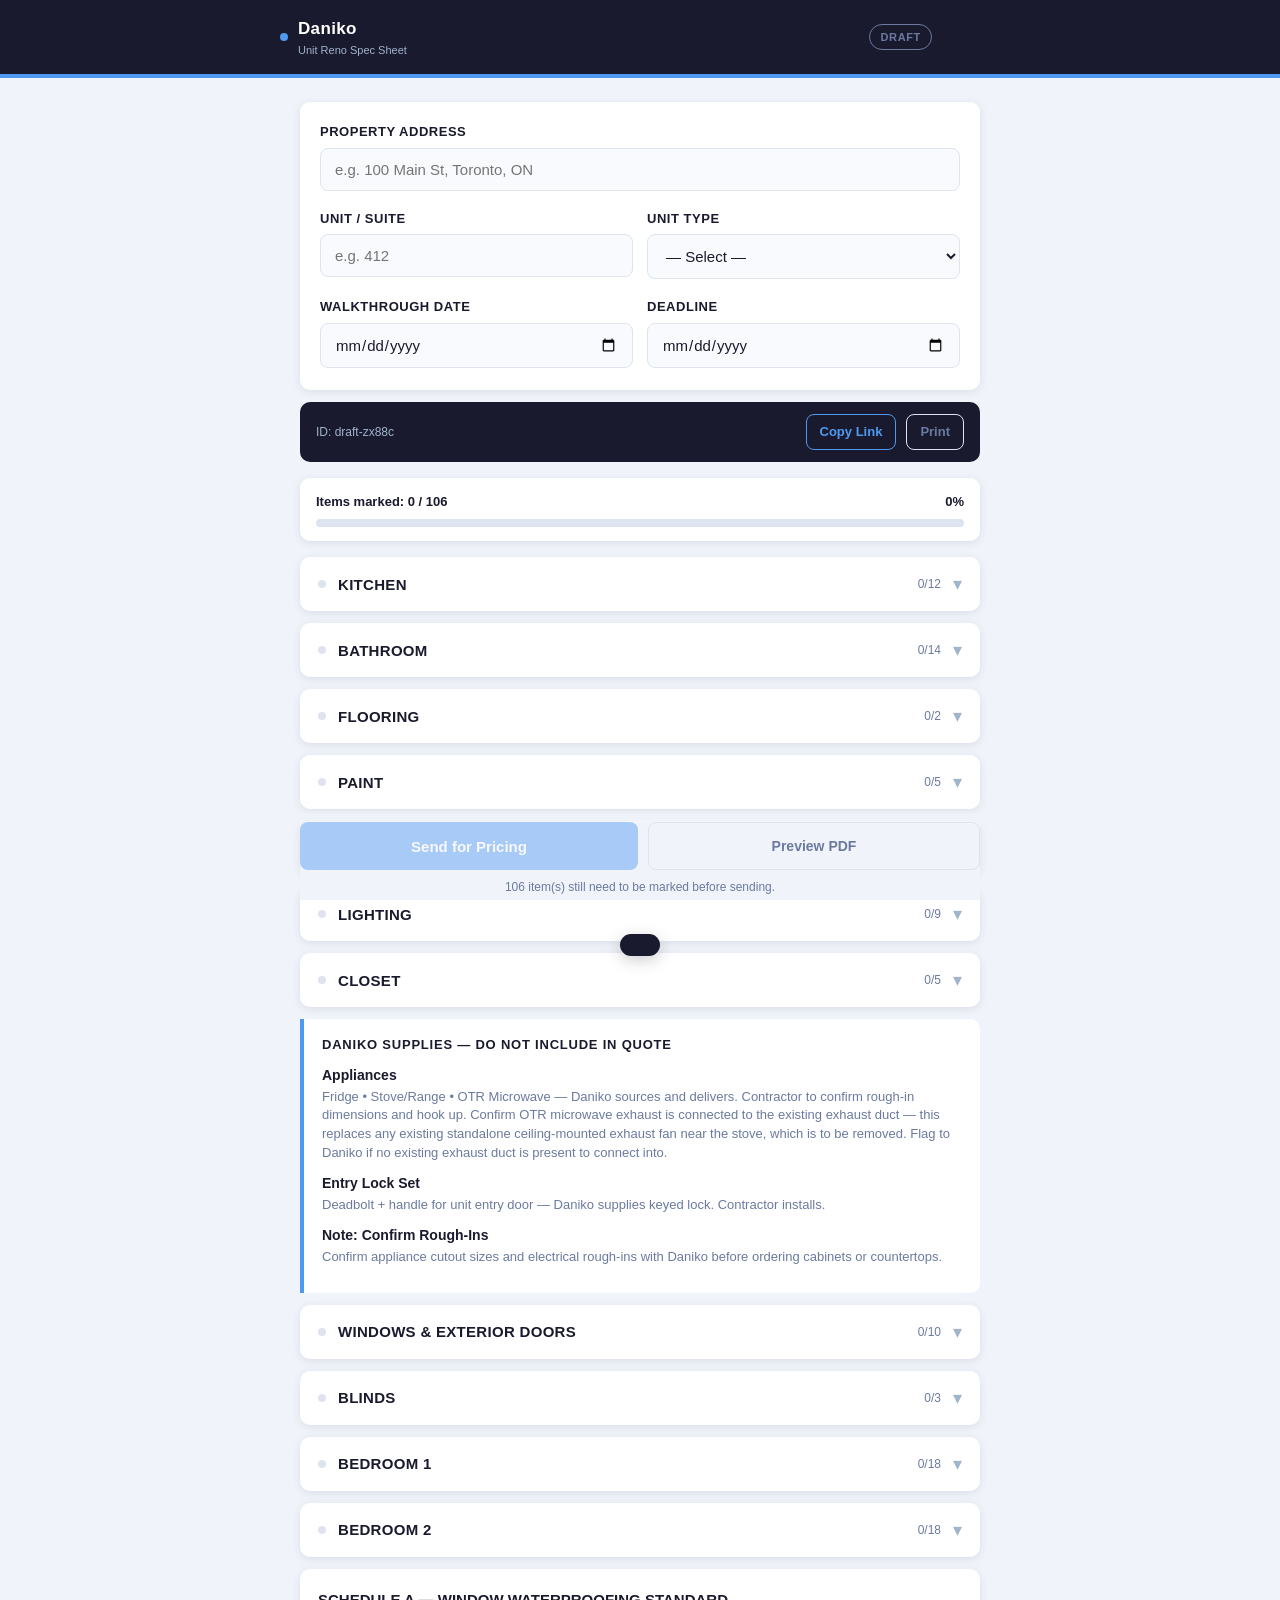
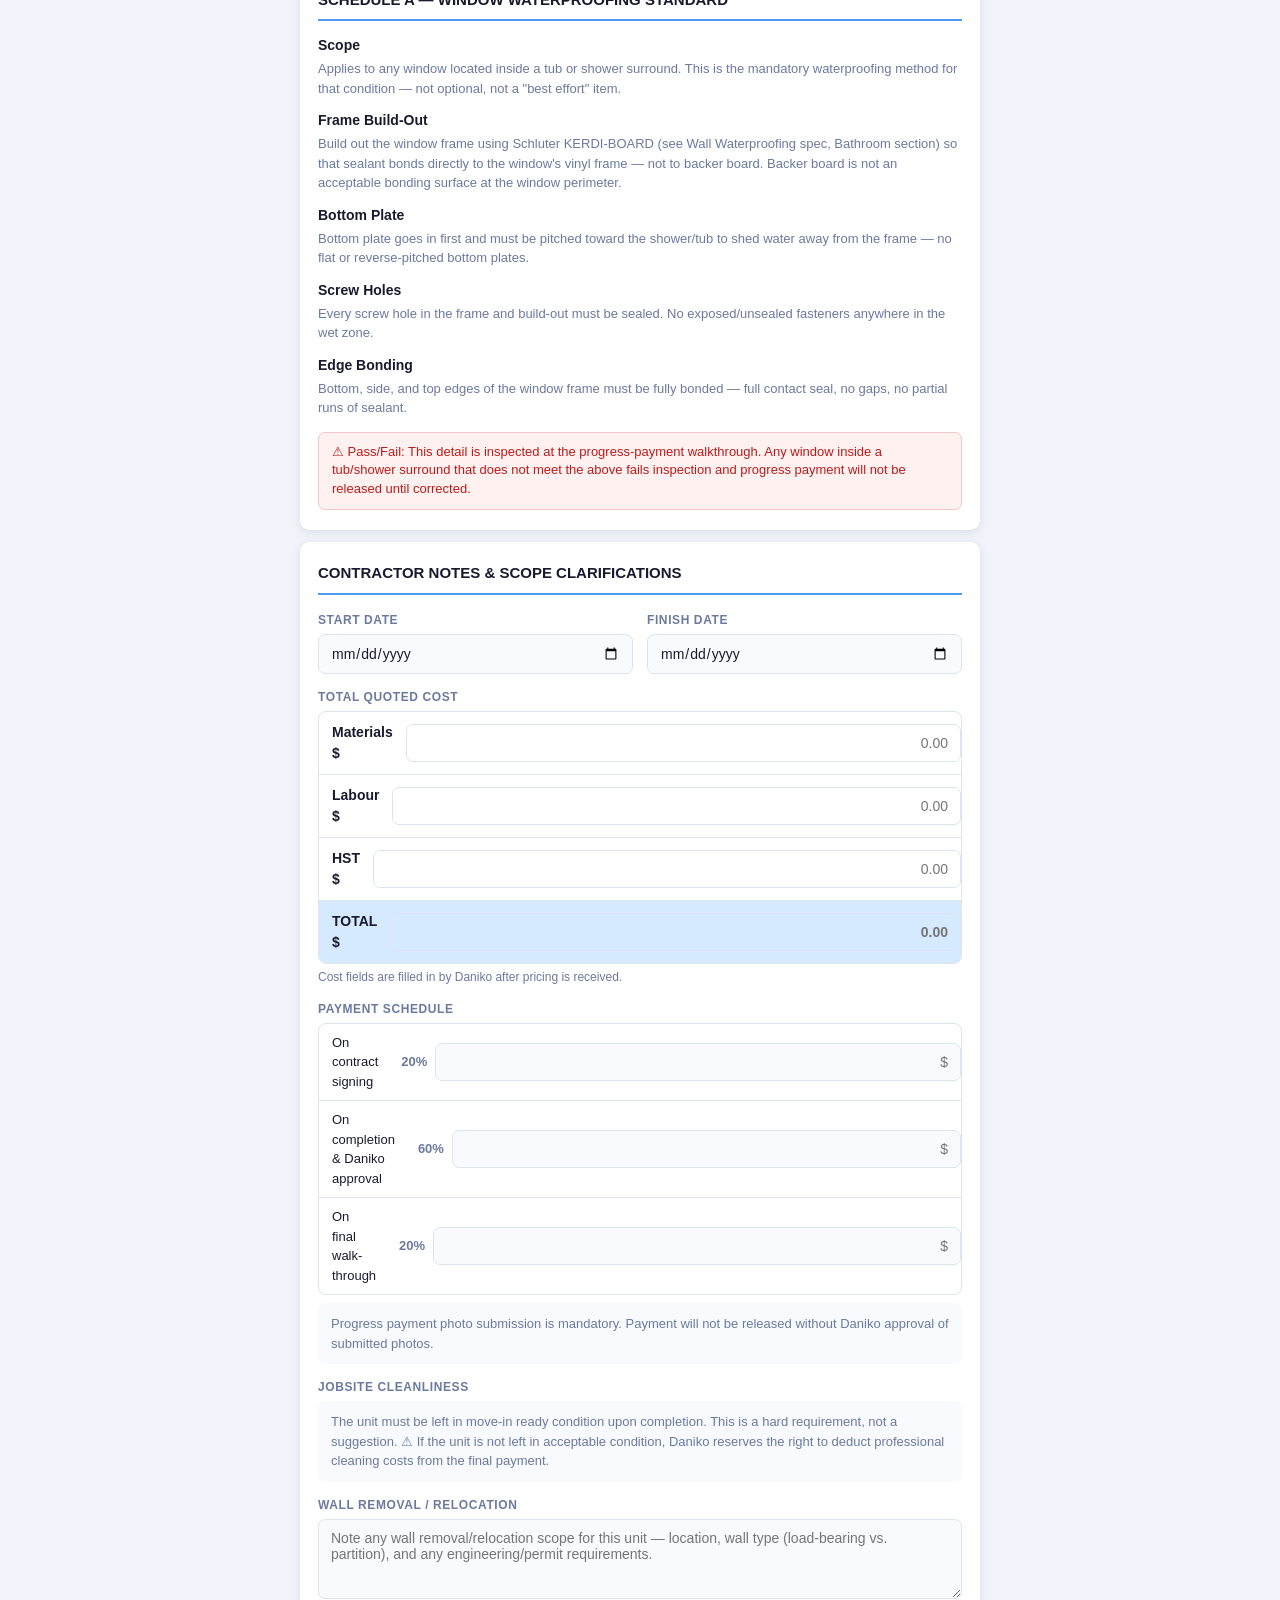
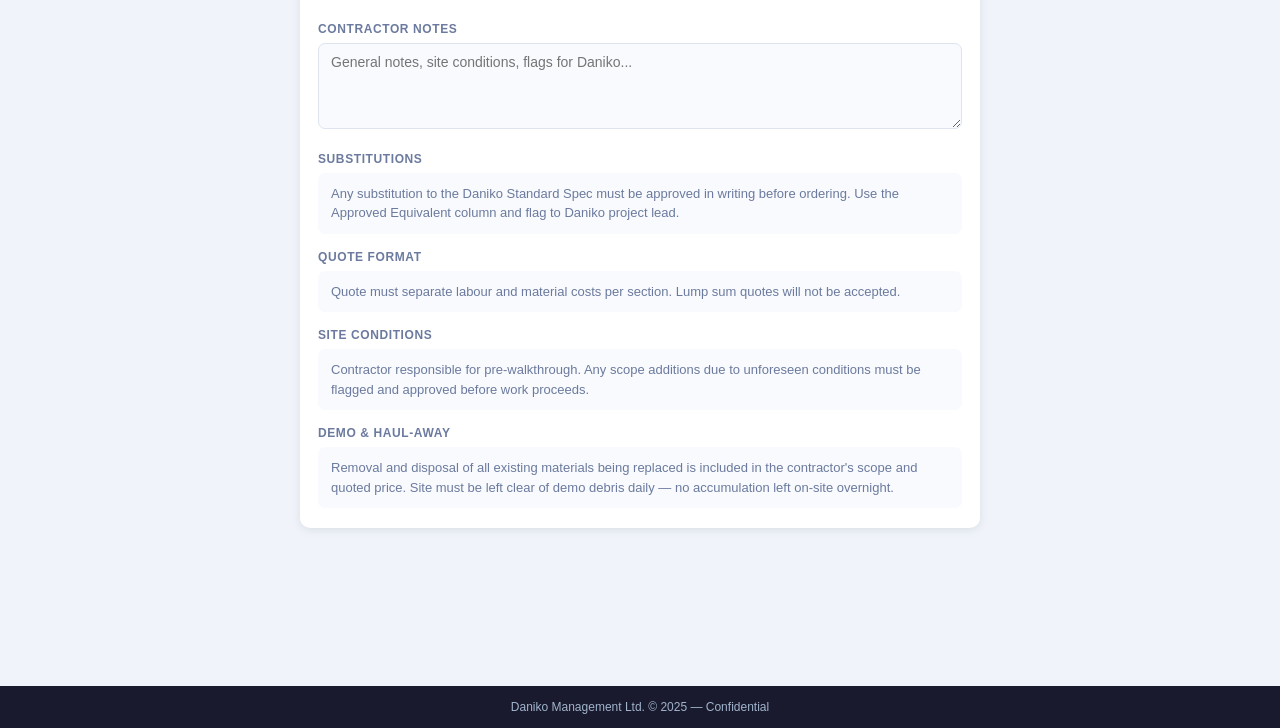
<file: index.html>
<!DOCTYPE html>
<html lang="en">
<head>
  <meta charset="UTF-8">
  <meta name="viewport" content="width=device-width, initial-scale=1.0">
  <title>Daniko Reno Spec Sheet</title>
  <meta name="description" content="Daniko Management — interactive unit renovation spec sheet for contractors.">
  <meta name="theme-color" content="#1a1a2e">
  <link rel="stylesheet" href="assets/styles.css?v=20260820">
</head>
<body>

<div id="app">

  <!-- HEADER (shown on record screen) -->
  <header class="app-header" id="app-header">
    <div class="header-inner">
      <div class="logo">
        <span class="logo-dot"></span>
        <div>
          <div class="logo-text">Daniko</div>
          <div class="logo-sub">Unit Reno Spec Sheet</div>
        </div>
        <img class="print-logo" src="[data-uri]" alt="Daniko">
      </div>
      <div class="header-status">
        <span class="status-pill draft" id="status-pill">DRAFT</span>
        <span class="autosave-indicator" id="autosave-indicator"></span>
      </div>
    </div>
  </header>

  <main class="main-content">

    <!-- LOADING SCREEN -->
    <div class="screen" id="screen-loading">
      <div class="loading-spinner">
        <div class="spinner"></div>
        <span>Loading record…</span>
      </div>
    </div>

    <!-- RECORD SCREEN -->
    <div class="screen" id="screen-record">

      <!-- Print-only unit info bar — hidden on-screen, populated by renderHeader() -->
      <div class="print-unit-bar" id="print-unit-bar">
        <div class="pub-field"><span class="pub-label">Property Address</span><span class="pub-value" id="pub-address"></span></div>
        <div class="pub-field"><span class="pub-label">Unit / Suite</span><span class="pub-value" id="pub-unit"></span></div>
        <div class="pub-field"><span class="pub-label">Walkthrough Date</span><span class="pub-value" id="pub-walkthrough"></span></div>
        <div class="pub-field"><span class="pub-label">Unit Type</span><span class="pub-value" id="pub-unit-type"></span></div>
        <div class="pub-field"><span class="pub-label">Quote Requested From</span><span class="pub-value" id="pub-quote-from"></span></div>
        <div class="pub-field"><span class="pub-label">Deadline</span><span class="pub-value" id="pub-deadline"></span></div>
        <div class="pub-field"><span class="pub-label">Record ID</span><span class="pub-value" id="pub-record-id"></span></div>
      </div>

      <!-- Editable property fields — auto-saving -->
      <div class="property-card">
        <div class="form-group">
          <label for="field-address">Property Address</label>
          <input type="text" id="field-address" placeholder="e.g. 100 Main St, Toronto, ON" autocomplete="off">
        </div>
        <div class="form-row">
          <div class="form-group">
            <label for="field-unit">Unit / Suite</label>
            <input type="text" id="field-unit" placeholder="e.g. 412" autocomplete="off">
          </div>
          <div class="form-group">
            <label for="field-unit-type">Unit Type</label>
            <select id="field-unit-type">
              <option value="">— Select —</option>
              <option value="1BR">1BR</option>
              <option value="2BR">2BR</option>
              <option value="3BR">3BR</option>
            </select>
          </div>
        </div>
        <div class="form-row">
          <div class="form-group">
            <label for="field-walkthrough-date">Walkthrough Date</label>
            <input type="date" id="field-walkthrough-date">
          </div>
          <div class="form-group">
            <label for="field-deadline">Deadline</label>
            <input type="date" id="field-deadline">
          </div>
        </div>
      </div>

      <!-- Record meta bar -->
      <div class="record-header" id="record-header">
        <div class="record-id-label" id="record-id-label"></div>
        <div class="record-actions">
          <button class="btn btn-secondary btn-sm" onclick="copyRecordLink()">Copy Link</button>
          <button class="btn btn-ghost btn-sm" onclick="window.print()">Print</button>
        </div>
      </div>

      <!-- Progress bar -->
      <div class="progress-wrap">
        <div class="progress-label">
          <span id="progress-label">Items marked: 0 / 0</span>
          <span id="progress-pct">0%</span>
        </div>
        <div class="progress-bar-bg">
          <div class="progress-bar-fill" id="progress-fill" style="width:0%"></div>
        </div>
      </div>

      <!-- Spec sections (accordion) -->
      <div id="sections-container"></div>

      <!-- Contractor notes section -->
      <div id="notes-container"></div>

      <!-- Sticky send button -->
      <div class="send-area" id="send-area"></div>

    </div>
    <!-- /screen-record -->

  </main>

  <footer class="app-footer">
    Daniko Management Ltd. &copy; 2025 &mdash; Confidential
  </footer>

</div><!-- /app -->

<!-- Toast notification -->
<div id="toast" role="alert" aria-live="assertive"></div>

<script src="assets/config.js?v=20260820"></script>
<script src="assets/app.js?v=20260820"></script>
<script>
  function copyRecordLink() {
    navigator.clipboard.writeText(location.href).then(() => {
      toast('Link copied!', 'ok');
    }).catch(() => {
      toast('Copy failed — copy the URL from your address bar.', 'error');
    });
  }
</script>

</body>
</html>
</file>
<file: assets/styles.css>
/* =============================================
   Daniko Reno Spec Sheet — Mobile-First Styles
   Brand: navy #1a1a2e / blue #4e9af1
   ============================================= */

*, *::before, *::after { box-sizing: border-box; margin: 0; padding: 0; }

:root {
  --navy: #1a1a2e;
  --blue: #4e9af1;
  --blue-light: #d6eaff;
  --bg: #f0f4fa;
  --surface: #ffffff;
  --surface2: #f8fafd;
  --border: #dde4f0;
  --text: #1a1a2e;
  --muted: #6b7a9e;
  --muted2: #a0b4cc;
  --note-bg: #fff8e8;
  --note-text: #7a6000;
  --success: #2a9d4e;
  --warning: #d97706;
  --danger: #dc2626;
  --radius: 10px;
  --shadow: 0 2px 8px rgba(26,26,46,.10);
}

html { font-size: 16px; }
body {
  font-family: Arial, Helvetica, sans-serif;
  color: var(--text);
  background: var(--bg);
  min-height: 100vh;
  line-height: 1.5;
}

/* ── TYPOGRAPHY ── */
h1, h2, h3, h4 { line-height: 1.2; }
a { color: var(--blue); text-decoration: none; }

/* ── LAYOUT SHELL ── */
#app { display: flex; flex-direction: column; min-height: 100vh; }

/* ── HEADER ── */
.app-header {
  background: var(--navy);
  border-bottom: 4px solid var(--blue);
  padding: 16px 20px;
  position: sticky;
  top: 0;
  z-index: 100;
}
.header-inner {
  display: flex;
  align-items: center;
  justify-content: space-between;
  max-width: 720px;
  margin: 0 auto;
  gap: 12px;
}
.logo {
  display: flex;
  align-items: center;
  gap: 10px;
}
.logo-dot {
  width: 8px;
  height: 8px;
  border-radius: 50%;
  background: var(--blue);
  flex-shrink: 0;
}
.logo-text {
  color: #fff;
  font-size: 17px;
  font-weight: 700;
  letter-spacing: .02em;
}
.logo-sub {
  color: var(--muted2);
  font-size: 11px;
  font-weight: 400;
}
.header-status { display: flex; align-items: center; gap: 8px; }
.status-pill {
  font-size: 11px;
  font-weight: 700;
  letter-spacing: .06em;
  text-transform: uppercase;
  padding: 4px 10px;
  border-radius: 20px;
  border: 1.5px solid currentColor;
}
.status-pill.draft   { color: var(--muted);   border-color: var(--muted);   }
.status-pill.sent    { color: var(--warning);  border-color: var(--warning); }
.status-pill.priced  { color: var(--blue);     border-color: var(--blue);    }
.status-pill.signed  { color: var(--success);  border-color: var(--success); }
.autosave-indicator {
  font-size: 11px;
  color: var(--muted2);
  min-width: 60px;
  text-align: right;
}
.autosave-indicator.saving { color: var(--blue); }
.autosave-indicator.saved  { color: var(--success); }

/* ── MAIN CONTENT ── */
.main-content {
  flex: 1;
  padding: 20px 16px 40px;
  max-width: 720px;
  width: 100%;
  margin: 0 auto;
}

/* ── SCREENS ── */
.screen { display: none; }
.screen.active { display: block; }

/* ── INTAKE FORM ── */
.intake-card {
  background: var(--surface);
  border-radius: var(--radius);
  box-shadow: var(--shadow);
  padding: 28px 24px;
}
.intake-card h2 {
  font-size: 20px;
  color: var(--navy);
  margin-bottom: 6px;
}
.intake-card .subtitle {
  font-size: 14px;
  color: var(--muted);
  margin-bottom: 24px;
}
.form-group { margin-bottom: 18px; }
.form-group label {
  display: block;
  font-size: 13px;
  font-weight: 700;
  color: var(--navy);
  margin-bottom: 6px;
  text-transform: uppercase;
  letter-spacing: .04em;
}
.form-group input, .form-group select, .form-group textarea {
  width: 100%;
  padding: 12px 14px;
  border: 1.5px solid var(--border);
  border-radius: 8px;
  font-size: 15px;
  color: var(--text);
  background: var(--surface2);
  transition: border-color .15s;
  font-family: inherit;
}
.form-group input:focus,
.form-group select:focus,
.form-group textarea:focus {
  outline: none;
  border-color: var(--blue);
  background: #fff;
}
.form-row { display: grid; grid-template-columns: 1fr 1fr; gap: 14px; }
.form-hint { font-size: 12px; color: var(--muted); margin-top: 4px; }

/* ── BUTTONS ── */
.btn {
  display: inline-flex;
  align-items: center;
  justify-content: center;
  gap: 8px;
  padding: 13px 20px;
  border-radius: 8px;
  font-size: 15px;
  font-weight: 700;
  border: none;
  cursor: pointer;
  transition: opacity .15s, transform .1s;
  min-height: 48px;
  font-family: inherit;
}
.btn:active { transform: scale(.98); }
.btn:disabled { opacity: .45; cursor: not-allowed; pointer-events: none; }

.btn-primary { background: var(--blue); color: #fff; width: 100%; margin-top: 8px; }
.btn-primary:hover { opacity: .88; }

.btn-secondary {
  background: transparent;
  color: var(--blue);
  border: 1.5px solid var(--blue);
  padding: 10px 16px;
  font-size: 14px;
}
.btn-secondary:hover { background: var(--blue-light); }

.btn-ghost {
  background: transparent;
  color: var(--muted);
  border: 1.5px solid var(--border);
  padding: 10px 16px;
  font-size: 14px;
}
.btn-ghost:hover { border-color: var(--muted); color: var(--text); }

.btn-danger { background: var(--danger); color: #fff; }
.btn-success { background: var(--success); color: #fff; }

.btn-sm { padding: 8px 13px; font-size: 13px; min-height: 36px; }

/* ── PROPERTY FIELDS CARD ── */
.property-card {
  background: var(--surface);
  border-radius: var(--radius);
  box-shadow: var(--shadow);
  padding: 20px 20px 4px;
  margin-bottom: 12px;
}

/* ── PRINT-ONLY UNIT INFO BAR (hidden on-screen, shown in @media print) ── */
.print-unit-bar { display: none; }
.print-logo { display: none; }
.print-permit-notice { display: none; }

/* ── RECORD HEADER ── */
.record-header {
  background: var(--navy);
  border-radius: var(--radius);
  padding: 12px 16px;
  margin-bottom: 16px;
  color: #fff;
  display: flex;
  align-items: center;
  justify-content: space-between;
  gap: 12px;
  flex-wrap: wrap;
}
.record-id-label { font-size: 12px; color: var(--muted2); }
.record-actions {
  display: flex;
  gap: 10px;
  flex-wrap: wrap;
}

/* ── PROGRESS BAR ── */
.progress-wrap {
  background: var(--surface);
  border-radius: var(--radius);
  padding: 14px 16px;
  margin-bottom: 16px;
  box-shadow: var(--shadow);
}
.progress-label {
  display: flex;
  justify-content: space-between;
  font-size: 13px;
  font-weight: 700;
  color: var(--navy);
  margin-bottom: 8px;
}
.progress-bar-bg {
  height: 8px;
  background: var(--border);
  border-radius: 4px;
  overflow: hidden;
}
.progress-bar-fill {
  height: 100%;
  background: var(--blue);
  border-radius: 4px;
  transition: width .4s ease;
}
.progress-bar-fill.complete { background: var(--success); }

/* ── ACCORDION SECTIONS ── */
.accordion-section {
  background: var(--surface);
  border-radius: var(--radius);
  box-shadow: var(--shadow);
  margin-bottom: 12px;
  overflow: hidden;
}
.accordion-header {
  display: flex;
  align-items: center;
  gap: 12px;
  padding: 16px 18px;
  cursor: pointer;
  border: none;
  background: none;
  width: 100%;
  text-align: left;
  font-family: inherit;
  -webkit-tap-highlight-color: transparent;
  transition: background .12s;
}
.accordion-header:hover { background: var(--surface2); }
.accordion-header:active { background: var(--blue-light); }
.section-dot {
  width: 8px;
  height: 8px;
  border-radius: 50%;
  background: var(--border);
  flex-shrink: 0;
  transition: background .2s;
}
.section-dot.complete { background: var(--success); }
.section-dot.partial  { background: var(--blue); }
.section-title {
  flex: 1;
  font-size: 15px;
  font-weight: 700;
  color: var(--navy);
  letter-spacing: .02em;
}
.section-count {
  font-size: 12px;
  color: var(--muted);
  white-space: nowrap;
}
.section-chevron {
  font-size: 18px;
  color: var(--muted2);
  transition: transform .2s;
  flex-shrink: 0;
}
.accordion-section.open .section-chevron { transform: rotate(180deg); }
.accordion-body { display: none; padding: 0 18px 18px; }
.accordion-section.open .accordion-body { display: block; }

/* ── SECTION NOTE ── */
.section-note {
  background: var(--note-bg);
  color: var(--note-text);
  border-radius: 7px;
  padding: 10px 14px;
  font-size: 13px;
  margin-bottom: 14px;
  line-height: 1.5;
}

/* ── SPEC ITEMS ── */
.spec-item {
  border: 1.5px solid var(--border);
  border-radius: 8px;
  margin-bottom: 10px;
  background: var(--surface2);
  overflow: hidden;
  transition: border-color .15s;
}
.spec-item.checked { border-color: var(--blue); }

.item-main {
  display: flex;
  align-items: flex-start;
  gap: 12px;
  padding: 13px 14px;
}

/* Checkbox input type */
.item-checkbox {
  width: 22px;
  height: 22px;
  border-radius: 5px;
  border: 2px solid var(--border);
  background: var(--surface);
  flex-shrink: 0;
  cursor: pointer;
  display: flex;
  align-items: center;
  justify-content: center;
  margin-top: 2px;
  transition: border-color .15s, background .15s;
}
.item-checkbox.checked { border-color: var(--blue); background: var(--blue); }
.item-checkbox.checked::after {
  content: '';
  width: 11px;
  height: 7px;
  border-left: 2px solid #fff;
  border-bottom: 2px solid #fff;
  transform: rotate(-45deg) translate(1px, -1px);
  display: block;
}

/* Choice input type */
.item-choice-btns {
  display: flex;
  gap: 6px;
  flex-wrap: wrap;
  flex: 1;
}
.choice-btn {
  padding: 7px 12px;
  border-radius: 6px;
  font-size: 13px;
  font-weight: 600;
  border: 1.5px solid var(--border);
  background: var(--surface);
  color: var(--muted);
  cursor: pointer;
  font-family: inherit;
  transition: all .15s;
  min-height: 38px;
}
.choice-btn:hover { border-color: var(--blue); color: var(--blue); }
.choice-btn.selected-yes { border-color: var(--blue); background: var(--blue); color: #fff; }
.choice-btn.selected-no  { border-color: var(--success); background: var(--success); color: #fff; }

.item-info { flex: 1; min-width: 0; }
.item-name {
  font-size: 15px;
  font-weight: 700;
  color: var(--navy);
  margin-bottom: 2px;
}
.item-spec {
  font-size: 13px;
  color: var(--muted);
  line-height: 1.4;
}
.item-spec strong { color: var(--text); }

/* Expand toggle */
.item-expand-btn {
  background: none;
  border: none;
  color: var(--muted2);
  font-size: 18px;
  cursor: pointer;
  padding: 4px;
  line-height: 1;
  flex-shrink: 0;
  margin-top: 2px;
  -webkit-tap-highlight-color: transparent;
  display: flex;
  align-items: center;
  justify-content: center;
}
.item-expand-btn:hover { color: var(--blue); }
.item-chevron {
  display: inline-block;
  transition: transform .2s ease;
}
.spec-item.expanded .item-chevron { transform: rotate(180deg); }

/* Expanded detail panel */
.item-detail {
  border-top: 1px solid var(--border);
  padding: 12px 14px;
  background: #fff;
  display: none;
}
.spec-item.expanded .item-detail { display: block; }
.detail-row {
  display: flex;
  align-items: center;
  gap: 10px;
  margin-bottom: 10px;
  flex-wrap: wrap;
}
.detail-label {
  font-size: 12px;
  font-weight: 700;
  text-transform: uppercase;
  letter-spacing: .05em;
  color: var(--muted);
  min-width: 64px;
}
.detail-input {
  flex: 1;
  padding: 8px 11px;
  border: 1.5px solid var(--border);
  border-radius: 6px;
  font-size: 14px;
  color: var(--text);
  background: var(--surface2);
  min-width: 60px;
  font-family: inherit;
}
.detail-input:focus {
  outline: none;
  border-color: var(--blue);
  background: #fff;
}
.detail-input-qty {
  flex: 0 0 auto;
  width: 52px;
  min-width: 52px;
  text-align: center;
}
.detail-textarea {
  flex: 1;
  width: 100%;
  min-width: 120px;
  resize: vertical;
  min-height: 40px;
  font-family: inherit;
}
.detail-note {
  font-size: 13px;
  color: var(--muted);
  background: var(--surface2);
  border-radius: 6px;
  padding: 8px 11px;
  margin-top: 4px;
  line-height: 1.45;
}

/* Photo upload */
.photo-row {
  display: flex;
  gap: 8px;
  align-items: center;
  flex-wrap: wrap;
}
.photo-thumb {
  width: 56px;
  height: 56px;
  border-radius: 7px;
  object-fit: cover;
  border: 1.5px solid var(--border);
}
.photo-upload-btn {
  display: flex;
  align-items: center;
  gap: 6px;
  padding: 9px 13px;
  border: 1.5px dashed var(--border);
  border-radius: 7px;
  background: var(--surface2);
  color: var(--muted);
  font-size: 13px;
  cursor: pointer;
  font-family: inherit;
  transition: border-color .15s, color .15s;
}
.photo-upload-btn:hover { border-color: var(--blue); color: var(--blue); }
input[type="file"].hidden-file-input { display: none; }

/* ── MIC BUTTON (voice dictation on Notes field) ── */
.notes-input-wrap {
  display: flex;
  align-items: flex-start;
  gap: 6px;
  flex: 1;
}
.notes-input-wrap .detail-textarea { flex: 1; }
.mic-btn {
  flex-shrink: 0;
  width: 34px;
  height: 34px;
  border: 1.5px solid var(--border);
  border-radius: 50%;
  background: var(--surface2);
  color: var(--muted);
  font-size: 16px;
  cursor: pointer;
  display: flex;
  align-items: center;
  justify-content: center;
  transition: border-color .15s, background .15s;
  line-height: 1;
  padding: 0;
}
.mic-btn:hover { border-color: var(--blue); background: var(--blue-light); }
.mic-btn.listening {
  border-color: var(--danger);
  background: #fee2e2;
  animation: mic-pulse 1s ease-in-out infinite;
}
.mic-btn:disabled { opacity: 0.4; cursor: not-allowed; }
@keyframes mic-pulse {
  0%, 100% { box-shadow: 0 0 0 0 rgba(220,38,38,.4); }
  50%       { box-shadow: 0 0 0 6px rgba(220,38,38,0); }
}

/* ── SUPPLIES SECTION ── */
.supplies-section {
  border-left: 4px solid var(--blue);
  background: var(--surface);
  border-radius: 0 var(--radius) var(--radius) 0;
  padding: 16px 18px;
  margin-bottom: 12px;
}
.supplies-title {
  font-size: 13px;
  font-weight: 700;
  color: var(--navy);
  text-transform: uppercase;
  letter-spacing: .06em;
  margin-bottom: 10px;
}
.supply-item { margin-bottom: 10px; }
.supply-name { font-size: 14px; font-weight: 700; color: var(--navy); margin-bottom: 2px; }
.supply-detail { font-size: 13px; color: var(--muted); line-height: 1.45; }

/* ── SCHEDULE A ── */
.schedule-section {
  background: var(--surface);
  border-radius: var(--radius);
  box-shadow: var(--shadow);
  padding: 20px 18px;
  margin-bottom: 12px;
}
.schedule-title {
  font-size: 15px;
  font-weight: 700;
  color: var(--navy);
  border-bottom: 2px solid var(--blue);
  padding-bottom: 8px;
  margin-bottom: 14px;
}
.schedule-item { margin-bottom: 12px; }
.schedule-item-name {
  font-size: 14px;
  font-weight: 700;
  color: var(--navy);
  margin-bottom: 3px;
}
.schedule-item-detail { font-size: 13px; color: var(--muted); line-height: 1.5; }
.pass-fail-note {
  background: #fff1f0;
  border: 1.5px solid #f5c6c6;
  color: #b91c1c;
  border-radius: 7px;
  padding: 10px 13px;
  font-size: 13px;
  margin-top: 14px;
  line-height: 1.45;
}

/* ── CONTRACTOR NOTES SECTION ── */
.notes-section {
  background: var(--surface);
  border-radius: var(--radius);
  box-shadow: var(--shadow);
  padding: 20px 18px;
  margin-bottom: 12px;
}
.notes-title {
  font-size: 15px;
  font-weight: 700;
  color: var(--navy);
  border-bottom: 2px solid var(--blue);
  padding-bottom: 8px;
  margin-bottom: 16px;
}
.notes-grid { display: grid; gap: 14px; }
.notes-row { display: grid; grid-template-columns: 1fr 1fr; gap: 14px; }
.notes-field label {
  display: block;
  font-size: 12px;
  font-weight: 700;
  text-transform: uppercase;
  letter-spacing: .05em;
  color: var(--muted);
  margin-bottom: 5px;
}
.notes-field input,
.notes-field textarea {
  width: 100%;
  padding: 10px 12px;
  border: 1.5px solid var(--border);
  border-radius: 7px;
  font-size: 14px;
  color: var(--text);
  background: var(--surface2);
  font-family: inherit;
}
.notes-field input:focus,
.notes-field textarea:focus {
  outline: none;
  border-color: var(--blue);
  background: #fff;
}
.notes-field textarea { resize: vertical; min-height: 80px; }

.cost-table {
  border: 1.5px solid var(--border);
  border-radius: 8px;
  overflow: hidden;
}
.cost-row {
  display: flex;
  align-items: center;
  border-bottom: 1px solid var(--border);
}
.cost-row:last-child { border-bottom: none; }
.cost-row.total-row { background: var(--blue-light); }
.cost-label {
  flex: 1;
  padding: 10px 13px;
  font-size: 14px;
  font-weight: 600;
  color: var(--navy);
}
.cost-input {
  width: 130px;
  padding: 10px 13px;
  border: none;
  border-left: 1px solid var(--border);
  font-size: 14px;
  color: var(--text);
  background: transparent;
  text-align: right;
  font-family: inherit;
}
.cost-input:focus { outline: none; background: #fff; }
.cost-input:disabled { color: var(--muted); background: transparent; }

.payment-table { border: 1.5px solid var(--border); border-radius: 8px; overflow: hidden; }
.payment-row { display: flex; align-items: center; border-bottom: 1px solid var(--border); }
.payment-row:last-child { border-bottom: none; }
.payment-label { flex: 1; padding: 9px 13px; font-size: 13px; color: var(--text); }
.payment-pct { padding: 9px 10px; font-size: 13px; font-weight: 700; color: var(--muted); min-width: 44px; }
.payment-input {
  width: 120px;
  padding: 9px 12px;
  border: none;
  border-left: 1px solid var(--border);
  font-size: 13px;
  text-align: right;
  background: transparent;
  font-family: inherit;
}
.payment-input:focus { outline: none; background: #fff; }
.payment-input:disabled { color: var(--muted); }

.info-box {
  background: var(--surface2);
  border-radius: 7px;
  padding: 11px 13px;
  font-size: 13px;
  color: var(--muted);
  line-height: 1.5;
  margin-top: 4px;
}
.info-box strong { color: var(--navy); }

/* ── SIGNATURE BLOCK (signed state) ── */
.signature-block {
  border: 1.5px solid var(--border);
  border-radius: 8px;
  padding: 14px 16px;
  background: var(--surface2);
}
.sig-row { display: flex; gap: 14px; flex-wrap: wrap; }
.sig-field { flex: 1; min-width: 160px; }
.sig-field label {
  display: block;
  font-size: 12px;
  font-weight: 700;
  text-transform: uppercase;
  letter-spacing: .05em;
  color: var(--muted);
  margin-bottom: 5px;
}
.sig-field input {
  width: 100%;
  padding: 9px 12px;
  border: 1.5px solid var(--border);
  border-radius: 6px;
  font-size: 14px;
  font-family: inherit;
  background: #fff;
}

/* ── SEND BUTTON AREA ── */
.send-area {
  position: sticky;
  bottom: 0;
  background: linear-gradient(to top, var(--bg) 80%, transparent);
  padding: 16px 0 4px;
  margin-top: 16px;
}
.send-btn-row {
  display: flex;
  gap: 10px;
}
.send-btn-row .btn { flex: 1; width: auto; margin-top: 0; }
.send-hint {
  text-align: center;
  font-size: 12px;
  color: var(--muted);
  margin-top: 8px;
}

/* ── TOAST ── */
#toast {
  position: fixed;
  bottom: 24px;
  left: 50%;
  transform: translateX(-50%) translateY(80px);
  background: var(--navy);
  color: #fff;
  padding: 11px 20px;
  border-radius: 24px;
  font-size: 14px;
  font-weight: 600;
  box-shadow: 0 4px 16px rgba(0,0,0,.2);
  transition: transform .25s ease;
  z-index: 999;
  white-space: nowrap;
  pointer-events: none;
}
#toast.show { transform: translateX(-50%) translateY(0); }
#toast.error { background: var(--danger); }
#toast.ok { background: var(--success); }

/* ── LOADING ── */
.loading-spinner {
  display: flex;
  flex-direction: column;
  align-items: center;
  justify-content: center;
  padding: 60px 20px;
  gap: 16px;
  color: var(--muted);
  font-size: 14px;
}
.spinner {
  width: 36px;
  height: 36px;
  border: 3px solid var(--border);
  border-top-color: var(--blue);
  border-radius: 50%;
  animation: spin .7s linear infinite;
}
@keyframes spin { to { transform: rotate(360deg); } }

/* ── FOOTER ── */
.app-footer {
  background: var(--navy);
  color: var(--muted2);
  text-align: center;
  font-size: 12px;
  padding: 12px 16px;
  margin-top: auto;
}

/* ── UTILITY ── */
.hidden { display: none !important; }
.readonly-overlay { pointer-events: none; opacity: .7; }
.text-muted { color: var(--muted); font-size: 13px; }
.mt-2 { margin-top: 8px; }
.mb-2 { margin-bottom: 8px; }
.divider { height: 1px; background: var(--border); margin: 16px 0; }

/* ── RESPONSIVE ── */
@media (min-width: 500px) {
  .main-content { padding: 24px 20px 48px; }
  .notes-row { grid-template-columns: 1fr 1fr; }
}

/* ── PRINT / PDF PREVIEW ──
   Triggered by window.print() (top "Print" button or "Preview PDF" button).
   Force-expands every section and item card regardless of on-screen
   collapsed state, hides interactive chrome, and paginates for Letter.
   Branded to match daniko_spec_sheet_v7.html reference. */
@page {
  size: letter;
  margin: 0.4in;
}
@media print {
  html { font-size: 8.5pt; }
  body {
    background: #fff;
    font-family: Arial, Helvetica, sans-serif;
    font-size: 8.5pt;
  }

  /* ── Hide interactive chrome ── */
  .send-area,
  .record-header,
  .property-card,
  .progress-wrap,
  .item-expand-btn,
  .photo-upload-btn,
  .mic-btn,
  .accordion-header .section-chevron,
  .accordion-header .section-count,
  input[type="file"] {
    display: none !important;
  }

  /* ── Cover — .app-header becomes branded letterhead ── */
  .app-header {
    display: block !important;
    background: #1a1a2e !important;
    border-bottom: 5px solid #4e9af1 !important;
    padding: 24px 32px 18px !important;
    position: static !important;
    z-index: auto !important;
  }
  .header-inner {
    max-width: none;
    display: flex;
    justify-content: space-between;
    align-items: flex-start;
  }
  .header-inner::before {
    content: "Unit Renovation Spec Sheet";
    color: #fff;
    font-size: 19pt;
    font-weight: 700;
    line-height: 1.2;
    flex: 1;
  }
  .logo-dot,
  .logo-sub,
  .header-status { display: none !important; }
  .logo {
    flex-shrink: 0;
    display: flex;
    flex-direction: row;
    align-items: center;
    gap: 10px;
  }
  .logo-text {
    font-size: 17pt !important;
    color: #4e9af1 !important;
    font-weight: 800 !important;
    letter-spacing: -1px !important;
  }
  .print-logo {
    display: block !important;
    width: 1.1in;
    height: auto;
  }

  /* ── Print-only unit info bar ── */
  .print-unit-bar {
    display: flex !important;
    flex-wrap: wrap;
    gap: 10px 24px;
    align-items: flex-start;
    background: #f0f4fa;
    border-bottom: 1px solid #d0d8e8;
    padding: 9px 16px;
    margin-bottom: 0;
  }
  .pub-field {
    display: flex;
    flex-direction: column;
    gap: 2px;
  }
  .pub-label {
    font-size: 6.5pt;
    font-weight: 700;
    text-transform: uppercase;
    letter-spacing: 0.8px;
    color: #6b7a9e;
  }
  .pub-value {
    font-size: 8.5pt;
    font-weight: 600;
    color: #1a1a2e;
    border-bottom: 1.5px solid #4e9af1;
    min-width: 80px;
    padding-bottom: 2px;
  }

  /* ── Print-only permit notice (shown once above sections) ── */
  .print-permit-notice {
    display: block !important;
    font-size: 7pt;
    color: #7a5500;
    background: #fff8e8;
    border-left: 3px solid #d97706;
    padding: 5px 10px;
    margin-bottom: 8px;
    line-height: 1.4;
  }
  /* Hide per-section duplicate notices */
  .section-note { display: none !important; }

  /* ── Force accordion bodies open; item-detail only for checked/expanded ── */
  .accordion-body {
    display: block !important;
  }
  .item-detail { display: none !important; }
  .spec-item.checked .item-detail,
  .spec-item.expanded .item-detail { display: block !important; }

  /* ── Section headers ── */
  .accordion-header {
    cursor: default;
    background: #1a1a2e !important;
    color: #fff !important;
    padding: 7px 14px !important;
    text-transform: uppercase;
    letter-spacing: 1.5px;
    font-size: 9pt;
    font-weight: 700;
    display: flex;
    align-items: center;
    gap: 10px;
    break-after: avoid;
  }
  .accordion-header:hover,
  .accordion-header:active { background: #1a1a2e !important; }
  .accordion-header .section-dot { background: #4e9af1 !important; }
  .accordion-header .section-title { color: #fff !important; font-size: 9pt; letter-spacing: 1.5px; }

  .screen.active { display: block !important; }
  .main-content { max-width: 100%; padding: 0; }

  /* ── Accordion sections — allow natural page breaks ── */
  .accordion-section {
    box-shadow: none;
    border: none;
    border-radius: 0;
    margin-bottom: 6px;
  }
  .accordion-section .accordion-body {
    display: block !important;
    padding: 0 !important;
    border: 1px solid #d0d8e8;
    border-top: none;
  }
  /* 2-column grid on items-list (direct item parent), not accordion-body */
  .accordion-section .items-list {
    display: grid !important;
    grid-template-columns: 1fr 1fr;
    gap: 0 1px;
    background: #d0d8e8;
  }
  /* Full-width: checked items, expanded items, and choice-type items */
  .spec-item.checked,
  .spec-item.expanded,
  .spec-item:has(.item-choice-btns) {
    grid-column: 1 / -1 !important;
  }
  .schedule-section,
  .notes-section {
    box-shadow: none;
    border: 1px solid #dde4f0;
  }

  /* ── Spec items ── */
  .spec-item {
    background: #fff;
    border: none;
    border-bottom: 1px solid #e8edf5;
    border-radius: 0;
    margin-bottom: 0;
    font-size: 8.5pt;
    padding: 4px 10px;
  }
  .spec-item:nth-child(even) { background: #f8fafd !important; }
  .item-detail {
    padding: 5px 10px 7px !important;
    font-size: 8pt !important;
  }
  .detail-row { margin-bottom: 3px !important; gap: 6px !important; }
  .detail-label { font-size: 7.5pt !important; }
  .items-list { border: none; }

  /* ── Supplies section — 3-col grid matching v7 .supplies-section ── */
  .supplies-section {
    display: grid !important;
    grid-template-columns: repeat(3, 1fr);
    gap: 10px;
    background: #f0f4fa !important;
    border-left: none !important;
    border-top: 3px solid #4e9af1 !important;
    border-radius: 0;
    padding: 16px 18px;
    break-inside: avoid;
  }
  .supplies-title {
    grid-column: 1 / -1;
    font-size: 10pt;
    font-weight: 700;
    color: #1a1a2e;
    text-transform: uppercase;
    letter-spacing: 1px;
    margin-bottom: 2px;
  }
  .supplies-section .supply-item {
    background: #fff;
    border: 1px solid #d0d8e8;
    border-radius: 4px;
    padding: 8px 12px;
    font-size: 9pt;
    margin-bottom: 0;
  }
  .supply-name { font-size: 9pt; }
  .supply-detail { font-size: 8.5pt; }

  /* ── Contractor notes section — 2-col grid for info-box fields ── */
  .notes-section { font-size: 8.5pt; }
  .notes-title {
    font-size: 9pt !important;
    padding: 7px 14px !important;
    margin-bottom: 6px !important;
  }
  .notes-grid {
    display: grid !important;
    grid-template-columns: 1fr 1fr !important;
    gap: 8px 16px !important;
    padding: 0 14px 10px !important;
  }
  /* Complex fields span full width */
  .notes-row,
  .notes-field:has(.cost-table),
  .notes-field:has(.payment-table),
  .notes-field:has(textarea),
  .notes-field:has(.signature-block) {
    grid-column: 1 / -1 !important;
  }
  .notes-field label {
    font-size: 7pt !important;
    margin-bottom: 3px !important;
  }
  .info-box {
    font-size: 7.5pt !important;
    padding: 6px 9px !important;
    line-height: 1.4 !important;
  }

  /* ── Footer ── */
  .app-footer {
    display: flex !important;
    justify-content: space-between;
    align-items: center;
    background: #1a1a2e !important;
    color: #a0b4cc !important;
    padding: 9px 32px !important;
    font-size: 7.5pt;
    margin-top: 0;
  }
  .app-footer::before {
    content: "DANIKO Management Ltd.";
    color: #4e9af1;
    font-weight: 700;
    font-size: 9pt;
  }

  /* ── Choice buttons: compact inline for print ── */
  .item-choice-btns {
    display: flex !important;
    flex-wrap: wrap;
    gap: 3px 8px;
    margin-top: 3px;
  }
  .choice-btn {
    font-size: 7.5pt !important;
    padding: 1px 7px !important;
    border-radius: 3px !important;
    background: #f0f4fa !important;
    border: 1px solid #b0b8cc !important;
    min-height: 0 !important;
    display: inline-flex !important;
    align-items: center;
    font-family: inherit;
  }
  .choice-btn.selected-yes {
    background: #d1fae5 !important;
    border-color: #059669 !important;
    color: #065f46 !important;
    font-weight: 700 !important;
  }
  .choice-btn.selected-no {
    background: #fee2e2 !important;
    border-color: #dc2626 !important;
    color: #991b1b !important;
    font-weight: 700 !important;
  }

  /* ── Fix disabled input rendering ── */
  .detail-input:disabled,
  .detail-textarea:disabled,
  .notes-field input:disabled,
  .notes-field textarea:disabled,
  .cost-input:disabled,
  .payment-input:disabled {
    color: var(--text);
    -webkit-text-fill-color: var(--text);
    opacity: 1;
  }
}
</file>
